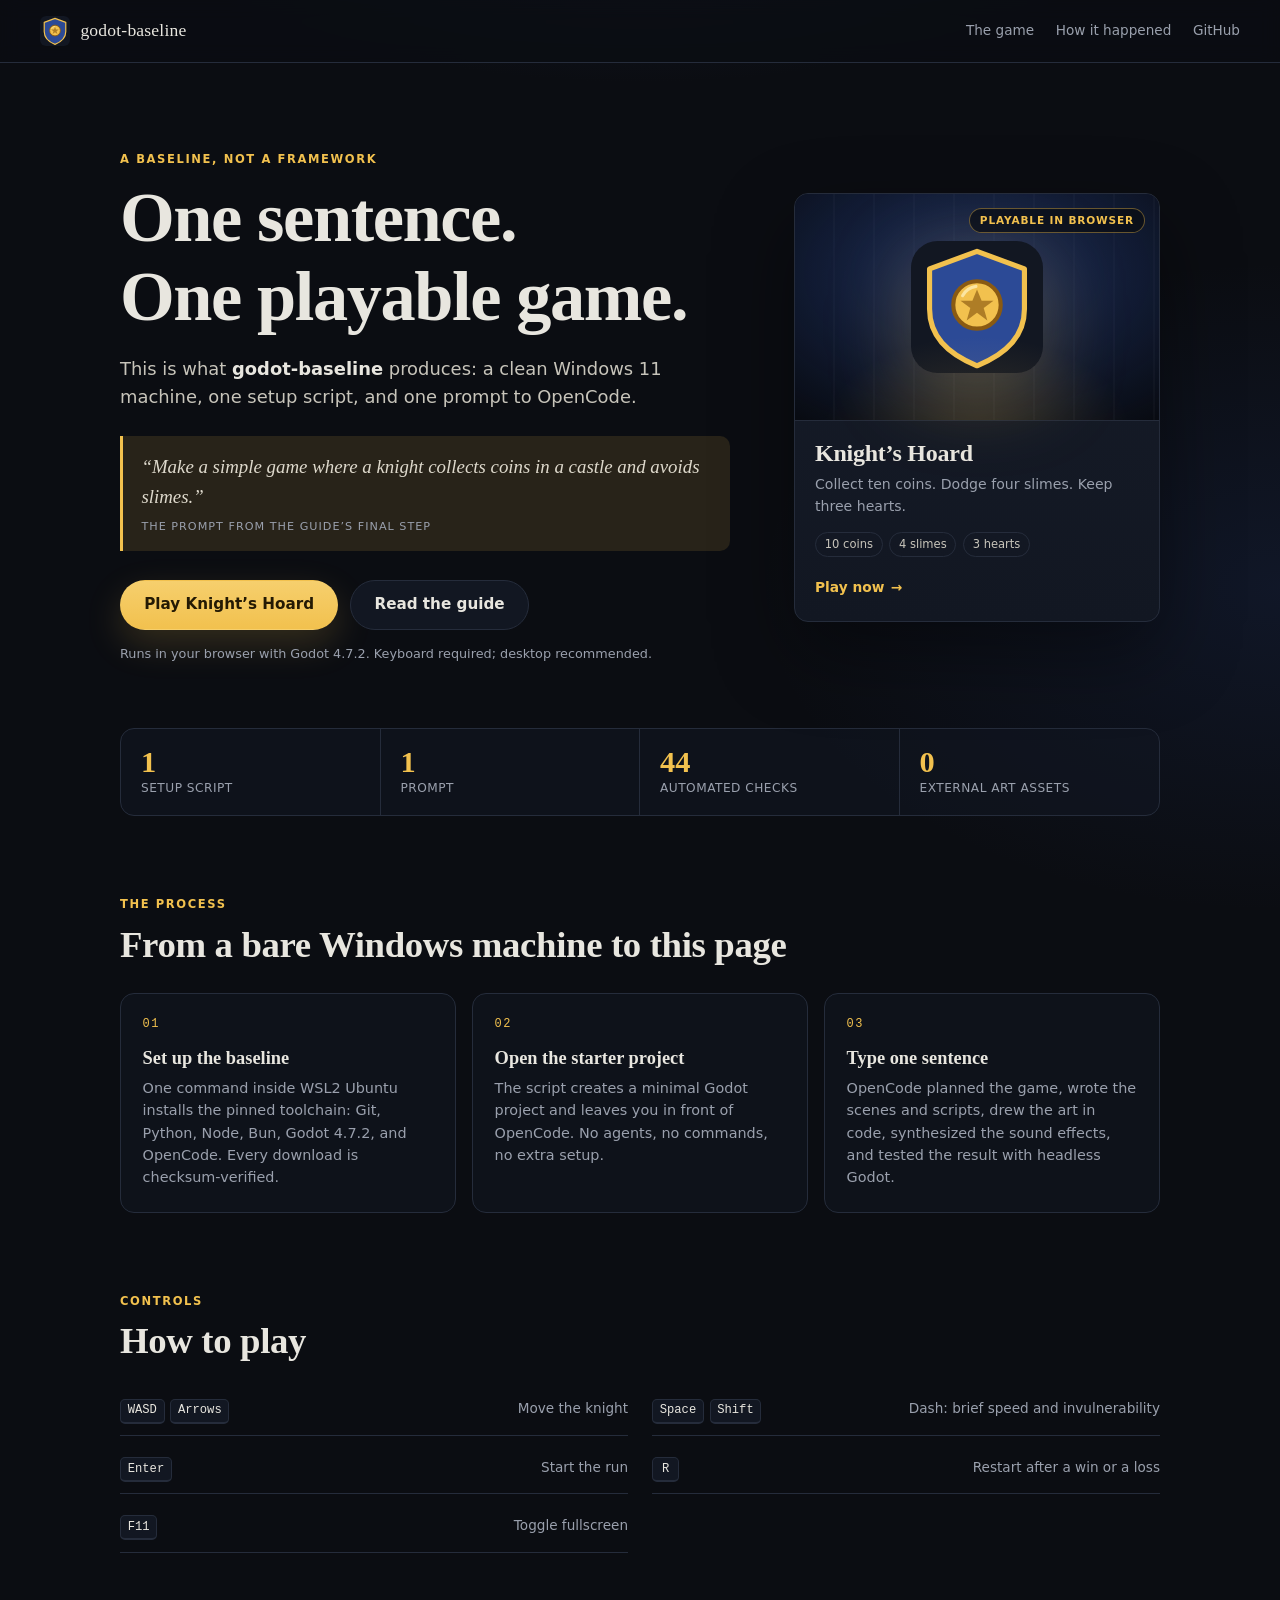
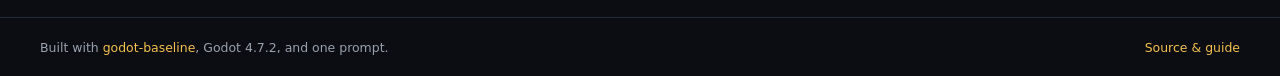
<file: index.html>
<!DOCTYPE html>
<html lang="en">
<head>
  <meta charset="utf-8">
  <meta name="viewport" content="width=device-width, initial-scale=1">
  <meta name="theme-color" content="#0b0d12">
  <title>Knight's Hoard — built with godot-baseline</title>
  <meta name="description" content="A playable Godot game built from one sentence with the godot-baseline setup kit.">
  <meta property="og:title" content="One sentence. One playable game.">
  <meta property="og:description" content="Knight's Hoard, built from the godot-baseline guide's one-sentence prompt and exported to the browser.">
  <meta property="og:type" content="website">
  <link rel="icon" href="icon.svg" type="image/svg+xml">
  <link rel="stylesheet" href="style.css">
</head>
<body>
  <header class="bar">
    <a class="brand" href="./">
      <img src="icon.svg" alt="">
      <span>godot-baseline</span>
    </a>
    <nav>
      <a href="#game">The game</a>
      <a href="#how">How it happened</a>
      <a href="https://github.com/steve-hewitt/godot-baseline">GitHub</a>
    </nav>
  </header>

  <main>
    <section class="hero">
      <div class="hero-copy">
        <p class="eyebrow">A baseline, not a framework</p>
        <h1>One sentence.<br>One playable game.</h1>
        <p class="intro">
          This is what <strong>godot-baseline</strong> produces: a clean Windows 11
          machine, one setup script, and one prompt to OpenCode.
        </p>

        <blockquote class="prompt">
          &ldquo;Make a simple game where a knight collects coins in a castle and avoids slimes.&rdquo;
          <span>The prompt from the guide&rsquo;s final step</span>
        </blockquote>

        <div class="actions">
          <a class="button primary" href="play/">Play Knight&rsquo;s Hoard</a>
          <a class="button ghost" href="https://github.com/steve-hewitt/godot-baseline/blob/main/GUIDE.md">Read the guide</a>
        </div>
        <p class="note">Runs in your browser with Godot 4.7.2. Keyboard required; desktop recommended.</p>
      </div>

      <aside class="hero-card" id="game">
        <div class="card-art">
          <img src="icon.svg" alt="Knight's Hoard shield icon">
          <span class="card-badge">Playable in browser</span>
        </div>
        <div class="card-body">
          <h2>Knight&rsquo;s Hoard</h2>
          <p>Collect ten coins. Dodge four slimes. Keep three hearts.</p>
          <ul class="chips">
            <li>10 coins</li>
            <li>4 slimes</li>
            <li>3 hearts</li>
          </ul>
          <a class="card-link" href="play/">Play now <span aria-hidden="true">&rarr;</span></a>
        </div>
      </aside>
    </section>

    <section class="stats" aria-label="Project facts">
      <div><strong>1</strong><span>setup script</span></div>
      <div><strong>1</strong><span>prompt</span></div>
      <div><strong>44</strong><span>automated checks</span></div>
      <div><strong>0</strong><span>external art assets</span></div>
    </section>

    <section class="how" id="how">
      <div class="section-head">
        <p class="eyebrow">The process</p>
        <h2>From a bare Windows machine to this page</h2>
      </div>

      <div class="steps">
        <article class="step">
          <span class="step-number">01</span>
          <h3>Set up the baseline</h3>
          <p>
            One command inside WSL2 Ubuntu installs the pinned toolchain: Git,
            Python, Node, Bun, Godot 4.7.2, and OpenCode. Every download is
            checksum-verified.
          </p>
        </article>
        <article class="step">
          <span class="step-number">02</span>
          <h3>Open the starter project</h3>
          <p>
            The script creates a minimal Godot project and leaves you in front of
            OpenCode. No agents, no commands, no extra setup.
          </p>
        </article>
        <article class="step">
          <span class="step-number">03</span>
          <h3>Type one sentence</h3>
          <p>
            OpenCode planned the game, wrote the scenes and scripts, drew the art
            in code, synthesized the sound effects, and tested the result with
            headless Godot.
          </p>
        </article>
      </div>
    </section>

    <section class="controls" id="controls">
      <div class="section-head">
        <p class="eyebrow">Controls</p>
        <h2>How to play</h2>
      </div>
      <dl>
        <div><dt><span class="key">WASD</span><span class="key">Arrows</span></dt><dd>Move the knight</dd></div>
        <div><dt><span class="key">Space</span><span class="key">Shift</span></dt><dd>Dash: brief speed and invulnerability</dd></div>
        <div><dt><span class="key">Enter</span></dt><dd>Start the run</dd></div>
        <div><dt><span class="key">R</span></dt><dd>Restart after a win or a loss</dd></div>
        <div><dt><span class="key">F11</span></dt><dd>Toggle fullscreen</dd></div>
      </dl>
    </section>
  </main>

  <footer>
    <span>Built with <a href="https://github.com/steve-hewitt/godot-baseline">godot-baseline</a>, Godot 4.7.2, and one prompt.</span>
    <span><a href="https://github.com/steve-hewitt/godot-baseline">Source &amp; guide</a></span>
  </footer>
</body>
</html>
</file>
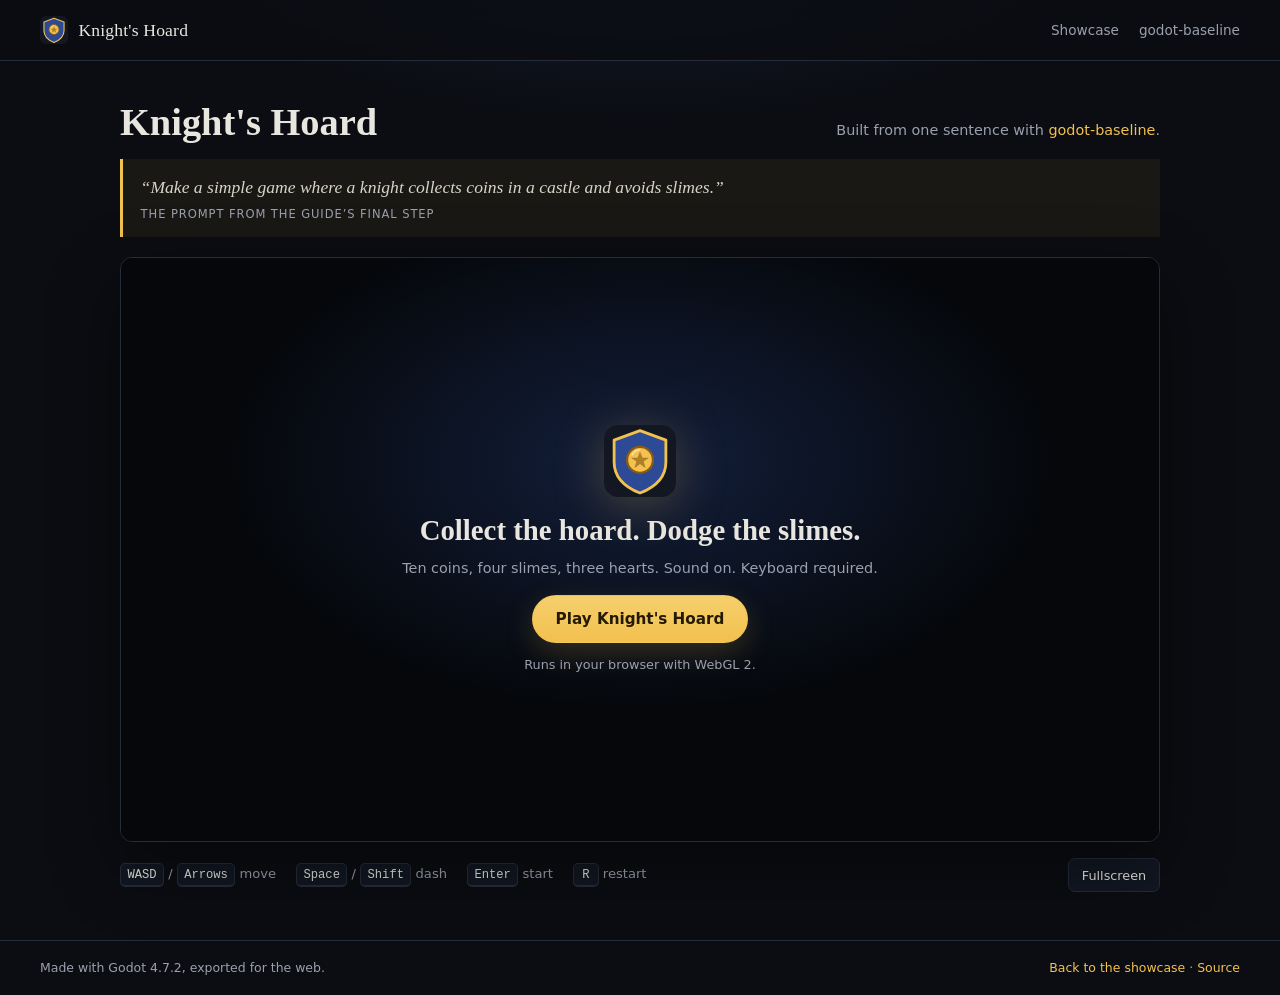
<file: play/index.html>
<!DOCTYPE html>
<html lang="en">
<head>
  <meta charset="utf-8">
  <meta name="viewport" content="width=device-width, initial-scale=1">
  <meta name="theme-color" content="#0b0d12">
  <meta name="description" content="Knight's Hoard — a one-prompt Godot game built with the godot-baseline kit.">
  <title>Knight's Hoard — built with godot-baseline</title>
  <link rel="icon" href="../icon.svg" type="image/svg+xml">
  <style>
    :root {
      --ink: #e8e6df;
      --muted: #9aa0ad;
      --bg: #0b0d12;
      --panel: #121722;
      --line: #252c3b;
      --gold: #f2c14e;
      --blue: #2c4a96;
      --red: #d0604f;
    }
    * { box-sizing: border-box; }
    html, body { margin: 0; }
    body {
      background:
        radial-gradient(900px 500px at 50% -20%, #1b2540 0%, transparent 65%),
        var(--bg);
      color: var(--ink);
      font-family: ui-sans-serif, system-ui, -apple-system, "Segoe UI", sans-serif;
      line-height: 1.5;
      min-height: 100vh;
      display: flex;
      flex-direction: column;
    }
    a { color: var(--gold); text-decoration: none; }
    a:hover { text-decoration: underline; }
    .bar {
      display: flex;
      align-items: center;
      justify-content: space-between;
      gap: 1rem;
      padding: 1rem clamp(1rem, 4vw, 2.5rem);
      border-bottom: 1px solid var(--line);
      background: rgba(11, 13, 18, 0.75);
      backdrop-filter: blur(8px);
      position: sticky;
      top: 0;
      z-index: 10;
    }
    .brand {
      display: flex;
      align-items: center;
      gap: 0.65rem;
      font-family: ui-serif, Georgia, "Times New Roman", serif;
      font-size: 1.1rem;
      letter-spacing: 0.01em;
    }
    .brand img { width: 28px; height: 28px; display: block; }
    .bar nav {
      display: flex;
      gap: 1.25rem;
      font-size: 0.85rem;
      color: var(--muted);
    }
    .bar nav a { color: var(--muted); }
    .bar nav a:hover { color: var(--ink); }
    main {
      width: min(1120px, 100%);
      margin: 0 auto;
      padding: clamp(1.25rem, 4vw, 2.5rem) clamp(1rem, 4vw, 2.5rem) 3rem;
      flex: 1;
    }
    .lede {
      display: flex;
      flex-wrap: wrap;
      align-items: baseline;
      justify-content: space-between;
      gap: 0.5rem 1.5rem;
      margin-bottom: 1rem;
    }
    .lede h1 {
      margin: 0;
      font-family: ui-serif, Georgia, "Times New Roman", serif;
      font-size: clamp(1.7rem, 4vw, 2.4rem);
      line-height: 1.1;
      font-weight: 600;
    }
    .lede p {
      margin: 0;
      color: var(--muted);
      font-size: 0.9rem;
    }
    .prompt {
      margin: 0 0 1.25rem;
      padding: 0.9rem 1.1rem;
      border-left: 3px solid var(--gold);
      background: rgba(242, 193, 78, 0.06);
      color: #d8d3c6;
      font-family: ui-serif, Georgia, "Times New Roman", serif;
      font-size: clamp(0.95rem, 2vw, 1.1rem);
      font-style: italic;
    }
    .prompt span {
      display: block;
      margin-top: 0.35rem;
      color: var(--muted);
      font-family: ui-sans-serif, system-ui, sans-serif;
      font-size: 0.72rem;
      font-style: normal;
      letter-spacing: 0.08em;
      text-transform: uppercase;
    }
    .frame {
      position: relative;
      width: 100%;
      aspect-ratio: 16 / 9;
      background: #05070b;
      border: 1px solid var(--line);
      border-radius: 12px;
      overflow: hidden;
      box-shadow: 0 24px 70px rgba(0, 0, 0, 0.45);
    }
    #game {
      display: block;
      width: 100%;
      height: 100%;
      outline: none;
    }
    .frame:fullscreen {
      display: grid;
      place-items: center;
      aspect-ratio: auto;
      border: 0;
      border-radius: 0;
      background: #05070b;
    }
    .frame:fullscreen #game {
      width: min(100vw, 177.78vh);
      height: min(56.25vw, 100vh);
    }
    #game:fullscreen {
      position: absolute;
      inset: 0;
      margin: auto;
      width: min(100vw, 177.78vh);
      height: min(56.25vw, 100vh);
      background: #05070b;
    }
    .overlay {
      position: absolute;
      inset: 0;
      display: grid;
      place-items: center;
      gap: 0.5rem;
      padding: 1.5rem;
      text-align: center;
      background:
        radial-gradient(600px 360px at 50% 35%, rgba(44, 74, 150, 0.35), transparent 70%),
        rgba(5, 7, 11, 0.88);
      transition: opacity 180ms ease;
    }
    .overlay.gone { opacity: 0; pointer-events: none; }
    .overlay-inner { max-width: 34rem; }
    .overlay img {
      width: 72px;
      height: 72px;
      margin: 0 auto 0.75rem;
      display: block;
      filter: drop-shadow(0 8px 24px rgba(242, 193, 78, 0.25));
    }
    .overlay h2 {
      margin: 0 0 0.35rem;
      font-family: ui-serif, Georgia, "Times New Roman", serif;
      font-size: clamp(1.3rem, 3vw, 1.8rem);
      font-weight: 600;
    }
    .overlay p {
      margin: 0 0 1rem;
      color: var(--muted);
      font-size: 0.9rem;
    }
    .button {
      display: inline-flex;
      align-items: center;
      justify-content: center;
      gap: 0.5rem;
      min-height: 44px;
      padding: 0.7rem 1.4rem;
      border: 1px solid rgba(242, 193, 78, 0.5);
      border-radius: 999px;
      background: linear-gradient(180deg, #f6cf6d, var(--gold));
      color: #241a04;
      font: inherit;
      font-weight: 700;
      font-size: 0.95rem;
      cursor: pointer;
      box-shadow: 0 10px 30px rgba(242, 193, 78, 0.18);
    }
    .button:hover { filter: brightness(1.05); }
    .button:focus-visible { outline: 3px solid #fff3c4; outline-offset: 3px; }
    .status {
      min-height: 1.25rem;
      margin-top: 0.75rem;
      color: var(--muted);
      font-size: 0.8rem;
      font-variant-numeric: tabular-nums;
    }
    .status.error { color: #f09a8c; }
    .controls {
      display: flex;
      flex-wrap: wrap;
      align-items: center;
      gap: 0.5rem 1.25rem;
      margin-top: 1rem;
      color: var(--muted);
      font-size: 0.82rem;
    }
    .controls .key {
      display: inline-block;
      min-width: 1.6rem;
      padding: 0.1rem 0.4rem;
      border: 1px solid var(--line);
      border-bottom-width: 2px;
      border-radius: 5px;
      background: var(--panel);
      color: var(--ink);
      text-align: center;
      font-family: ui-monospace, SFMono-Regular, Menlo, Consolas, monospace;
      font-size: 0.76rem;
    }
    .controls .spacer { flex: 1; }
    .controls button {
      min-height: 34px;
      padding: 0.3rem 0.8rem;
      border: 1px solid var(--line);
      border-radius: 7px;
      background: var(--panel);
      color: var(--ink);
      font: inherit;
      font-size: 0.8rem;
      cursor: pointer;
    }
    .controls button:hover { border-color: #3a465f; }
    footer {
      border-top: 1px solid var(--line);
      padding: 1.1rem clamp(1rem, 4vw, 2.5rem);
      color: var(--muted);
      font-size: 0.78rem;
      display: flex;
      flex-wrap: wrap;
      gap: 0.4rem 1.25rem;
      justify-content: space-between;
    }
    @media (max-width: 640px) {
      .bar nav { gap: 0.8rem; }
      .bar nav a.hide-small { display: none; }
      .controls { font-size: 0.78rem; }
      .frame { border-radius: 8px; }
    }
  </style>
</head>
<body>
  <header class="bar">
    <div class="brand">
      <img src="../icon.svg" alt="">
      <span>Knight's Hoard</span>
    </div>
    <nav>
      <a href="../">Showcase</a>
      <a class="hide-small" href="https://github.com/steve-hewitt/godot-baseline">godot-baseline</a>
    </nav>
  </header>

  <main>
    <div class="lede">
      <h1>Knight's Hoard</h1>
      <p>Built from one sentence with <a href="https://github.com/steve-hewitt/godot-baseline">godot-baseline</a>.</p>
    </div>

    <blockquote class="prompt">
      &ldquo;Make a simple game where a knight collects coins in a castle and avoids slimes.&rdquo;
      <span>The prompt from the guide&rsquo;s final step</span>
    </blockquote>

    <div class="frame" id="frame">
      <canvas id="game" width="1280" height="720" tabindex="0" aria-label="Knight's Hoard game canvas"></canvas>
      <div class="overlay" id="overlay">
        <div class="overlay-inner">
          <img src="../icon.svg" alt="">
          <h2>Collect the hoard. Dodge the slimes.</h2>
          <p>Ten coins, four slimes, three hearts. Sound on. Keyboard required.</p>
          <button class="button" id="play" type="button">Play Knight's Hoard</button>
          <div class="status" id="status">Runs in your browser with WebGL 2.</div>
        </div>
      </div>
    </div>

    <div class="controls">
      <span><span class="key">WASD</span> / <span class="key">Arrows</span> move</span>
      <span><span class="key">Space</span> / <span class="key">Shift</span> dash</span>
      <span><span class="key">Enter</span> start</span>
      <span><span class="key">R</span> restart</span>
      <span class="spacer"></span>
      <button type="button" id="fullscreen">Fullscreen</button>
    </div>
  </main>

  <footer>
    <span>Made with Godot 4.7.2, exported for the web.</span>
    <span><a href="../">Back to the showcase</a> &middot; <a href="https://github.com/steve-hewitt/godot-baseline">Source</a></span>
  </footer>

  <noscript>
    <p style="padding: 1rem; color: #f09a8c;">This game needs JavaScript and WebGL 2.</p>
  </noscript>

  <script src="index.js"></script>
  <script>
    (function () {
      var canvas = document.getElementById("game");
      var frame = document.getElementById("frame");
      var overlay = document.getElementById("overlay");
      var play = document.getElementById("play");
      var status = document.getElementById("status");
      var fullscreen = document.getElementById("fullscreen");
      var started = false;

      function fail(message) {
        status.textContent = message;
        status.classList.add("error");
      }

      function start() {
        if (started) return;
        started = true;
        overlay.classList.add("gone");
        status.textContent = "Loading\u2026";

        if (typeof Engine === "undefined") {
          fail("The game engine did not load. Reload the page and try again.");
          return;
        }
        if (!Engine.isWebGLAvailable()) {
          fail("This browser does not support WebGL 2. Try a current desktop browser.");
          return;
        }

        var engine = new Engine({"args":[],"canvasResizePolicy":0,"emscriptenPoolSize":8,"ensureCrossOriginIsolationHeaders":false,"executable":"index","experimentalVK":false,"fileSizes":{"index.pck":158860,"index.wasm":39514754},"focusCanvas":true,"gdextensionLibs":[],"godotPoolSize":4});
        engine.startGame({
          canvas: canvas,
          onProgress: function (current, total) {
            if (total > 0) {
              status.textContent = "Loading\u2026 " + Math.round((current / total) * 100) + "%";
            } else {
              status.textContent = "Loading\u2026 " + (current / 1048576).toFixed(1) + " MB";
            }
          },
          onPrint: function (text) { console.log(text); },
          onPrintError: function (text) { console.error(text); }
        }).then(function () {
          status.textContent = "";
          canvas.focus();
        }).catch(function (error) {
          console.error(error);
          fail("The game could not start. Try a current desktop browser with WebGL 2.");
        });
      }

      play.addEventListener("click", start);
      fullscreen.addEventListener("click", function () {
        if (document.fullscreenElement) {
          document.exitFullscreen();
        } else if (frame.requestFullscreen) {
          frame.requestFullscreen();
        }
      });
    }());
  </script>
</body>
</html>
</file>
<file: style.css>
:root {
  --ink: #e8e6df;
  --muted: #9aa0ad;
  --bg: #0b0d12;
  --panel: #121722;
  --panel-2: #161c29;
  --line: #252c3b;
  --gold: #f2c14e;
  --gold-soft: rgba(242, 193, 78, 0.12);
  --blue: #2c4a96;
  --red: #d0604f;
  --radius: 14px;
}

* { box-sizing: border-box; }

html { scroll-behavior: smooth; }

body {
  margin: 0;
  background:
    radial-gradient(1100px 620px at 50% -18%, #1c2745 0%, transparent 62%),
    radial-gradient(800px 500px at 100% 35%, rgba(44, 74, 150, 0.16), transparent 65%),
    var(--bg);
  color: var(--ink);
  font-family: ui-sans-serif, system-ui, -apple-system, "Segoe UI", sans-serif;
  line-height: 1.55;
  -webkit-font-smoothing: antialiased;
}

a { color: var(--gold); text-decoration: none; }
a:hover { text-decoration: underline; }

img { max-width: 100%; }

.bar {
  display: flex;
  align-items: center;
  justify-content: space-between;
  gap: 1rem;
  padding: 1rem clamp(1rem, 4vw, 2.5rem);
  border-bottom: 1px solid var(--line);
  background: rgba(11, 13, 18, 0.78);
  backdrop-filter: blur(10px);
  position: sticky;
  top: 0;
  z-index: 20;
}

.brand {
  display: flex;
  align-items: center;
  gap: 0.65rem;
  color: var(--ink);
  font-family: ui-serif, Georgia, "Times New Roman", serif;
  font-size: 1.1rem;
  letter-spacing: 0.01em;
}
.brand:hover { text-decoration: none; color: #fff; }
.brand img { width: 30px; height: 30px; display: block; }

.bar nav {
  display: flex;
  gap: 1.35rem;
  font-size: 0.85rem;
}
.bar nav a { color: var(--muted); }
.bar nav a:hover { color: var(--ink); text-decoration: none; }

main {
  width: min(1120px, 100%);
  margin: 0 auto;
  padding: clamp(1.5rem, 5vw, 3.5rem) clamp(1rem, 4vw, 2.5rem) 4rem;
}

.eyebrow {
  margin: 0 0 0.6rem;
  color: var(--gold);
  font-size: 0.72rem;
  font-weight: 700;
  letter-spacing: 0.14em;
  text-transform: uppercase;
}

h1, h2, h3 {
  font-family: ui-serif, Georgia, "Times New Roman", serif;
  font-weight: 600;
  line-height: 1.12;
  margin: 0;
}

h1 {
  font-size: clamp(2.4rem, 6.2vw, 4.4rem);
  letter-spacing: -0.02em;
}

h2 {
  font-size: clamp(1.6rem, 3.4vw, 2.3rem);
  letter-spacing: -0.01em;
}

h3 {
  font-size: 1.15rem;
}

.hero {
  display: grid;
  grid-template-columns: minmax(0, 1.25fr) minmax(280px, 0.75fr);
  gap: clamp(2rem, 5vw, 4rem);
  align-items: center;
  padding: clamp(1rem, 3vw, 2rem) 0 clamp(2.5rem, 6vw, 4rem);
}

.intro {
  margin: 1.2rem 0 0;
  max-width: 34rem;
  color: #c7c4ba;
  font-size: clamp(1rem, 1.6vw, 1.12rem);
}
.intro strong { color: var(--ink); }

.prompt {
  margin: 1.6rem 0 0;
  padding: 1rem 1.15rem;
  border-left: 3px solid var(--gold);
  background: var(--gold-soft);
  border-radius: 0 10px 10px 0;
  color: #ded9cc;
  font-family: ui-serif, Georgia, "Times New Roman", serif;
  font-size: clamp(1rem, 1.8vw, 1.18rem);
  font-style: italic;
}
.prompt span {
  display: block;
  margin-top: 0.45rem;
  color: var(--muted);
  font-family: ui-sans-serif, system-ui, sans-serif;
  font-size: 0.7rem;
  font-style: normal;
  letter-spacing: 0.09em;
  text-transform: uppercase;
}

.actions {
  display: flex;
  flex-wrap: wrap;
  gap: 0.75rem;
  margin-top: 1.8rem;
}

.button {
  display: inline-flex;
  align-items: center;
  justify-content: center;
  min-height: 46px;
  padding: 0.75rem 1.45rem;
  border-radius: 999px;
  font-weight: 700;
  font-size: 0.95rem;
  border: 1px solid transparent;
  transition: filter 120ms ease, border-color 120ms ease, background 120ms ease;
}
.button:hover { text-decoration: none; filter: brightness(1.06); }
.button:focus-visible { outline: 3px solid #fff3c4; outline-offset: 3px; }

.button.primary {
  background: linear-gradient(180deg, #f6cf6d, var(--gold));
  color: #241a04;
  box-shadow: 0 14px 36px rgba(242, 193, 78, 0.18);
}
.button.ghost {
  border-color: var(--line);
  background: var(--panel);
  color: var(--ink);
}
.button.ghost:hover { border-color: #3a465f; }

.note {
  margin: 0.9rem 0 0;
  color: var(--muted);
  font-size: 0.8rem;
}

.hero-card {
  border: 1px solid var(--line);
  border-radius: var(--radius);
  background: linear-gradient(180deg, var(--panel-2), var(--panel));
  overflow: hidden;
  box-shadow: 0 30px 80px rgba(0, 0, 0, 0.42);
}

.card-art {
  position: relative;
  display: grid;
  place-items: center;
  aspect-ratio: 16 / 10;
  background:
    radial-gradient(420px 260px at 50% 35%, rgba(44, 74, 150, 0.55), transparent 70%),
    repeating-linear-gradient(90deg, transparent 0 38px, rgba(255, 255, 255, 0.025) 38px 40px),
    #080b12;
  border-bottom: 1px solid var(--line);
}
.card-art::after {
  content: "";
  position: absolute;
  inset: 0;
  background: radial-gradient(60% 60% at 50% 105%, rgba(242, 193, 78, 0.16), transparent 70%);
  pointer-events: none;
}
.card-art img {
  width: clamp(90px, 14vw, 132px);
  filter: drop-shadow(0 18px 40px rgba(242, 193, 78, 0.28));
}

.card-badge {
  position: absolute;
  top: 0.9rem;
  right: 0.9rem;
  padding: 0.2rem 0.6rem;
  border: 1px solid rgba(242, 193, 78, 0.4);
  border-radius: 999px;
  background: rgba(11, 13, 18, 0.72);
  color: var(--gold);
  font-size: 0.66rem;
  font-weight: 700;
  letter-spacing: 0.08em;
  text-transform: uppercase;
}

.card-body {
  padding: 1.15rem 1.25rem 1.35rem;
}
.card-body h2 { font-size: 1.5rem; }
.card-body p {
  margin: 0.45rem 0 0.9rem;
  color: var(--muted);
  font-size: 0.88rem;
}

.chips {
  display: flex;
  flex-wrap: wrap;
  gap: 0.4rem;
  margin: 0 0 1.1rem;
  padding: 0;
  list-style: none;
}
.chips li {
  padding: 0.18rem 0.55rem;
  border: 1px solid var(--line);
  border-radius: 999px;
  color: #c7c4ba;
  font-size: 0.72rem;
}

.card-link {
  display: inline-flex;
  align-items: center;
  gap: 0.4rem;
  font-size: 0.86rem;
  font-weight: 700;
}

.stats {
  display: grid;
  grid-template-columns: repeat(4, 1fr);
  border: 1px solid var(--line);
  border-radius: var(--radius);
  background: rgba(18, 23, 34, 0.6);
  overflow: hidden;
}
.stats div {
  display: flex;
  flex-direction: column;
  gap: 0.1rem;
  padding: 1.1rem 1.25rem;
  border-right: 1px solid var(--line);
}
.stats div:last-child { border-right: 0; }
.stats strong {
  color: var(--gold);
  font-family: ui-serif, Georgia, "Times New Roman", serif;
  font-size: 1.9rem;
  line-height: 1;
}
.stats span {
  color: var(--muted);
  font-size: 0.76rem;
  letter-spacing: 0.04em;
  text-transform: uppercase;
}

.how, .controls {
  padding-top: clamp(3rem, 7vw, 5rem);
}
.section-head { max-width: 42rem; }

.steps {
  display: grid;
  grid-template-columns: repeat(3, 1fr);
  gap: 1rem;
  margin-top: 1.75rem;
}
.step {
  padding: 1.3rem 1.35rem 1.45rem;
  border: 1px solid var(--line);
  border-radius: var(--radius);
  background: rgba(18, 23, 34, 0.55);
}
.step-number {
  display: block;
  margin-bottom: 0.9rem;
  color: var(--gold);
  font-family: ui-monospace, SFMono-Regular, Menlo, Consolas, monospace;
  font-size: 0.75rem;
  letter-spacing: 0.12em;
}
.step p {
  margin: 0.55rem 0 0;
  color: var(--muted);
  font-size: 0.9rem;
}

.controls dl {
  display: grid;
  grid-template-columns: repeat(2, minmax(0, 1fr));
  gap: 0.6rem 1.5rem;
  margin: 1.6rem 0 0;
}
.controls dl > div {
  display: flex;
  align-items: baseline;
  justify-content: space-between;
  gap: 1rem;
  padding: 0.7rem 0;
  border-bottom: 1px solid var(--line);
}
.controls dt { display: flex; gap: 0.35rem; flex-wrap: wrap; }
.controls dd {
  margin: 0;
  color: var(--muted);
  font-size: 0.85rem;
  text-align: right;
}

.key {
  display: inline-block;
  min-width: 1.7rem;
  padding: 0.1rem 0.42rem;
  border: 1px solid var(--line);
  border-bottom-width: 2px;
  border-radius: 5px;
  background: var(--panel);
  color: var(--ink);
  text-align: center;
  font-family: ui-monospace, SFMono-Regular, Menlo, Consolas, monospace;
  font-size: 0.76rem;
}

footer {
  display: flex;
  flex-wrap: wrap;
  justify-content: space-between;
  gap: 0.5rem 1.5rem;
  padding: 1.25rem clamp(1rem, 4vw, 2.5rem);
  border-top: 1px solid var(--line);
  color: var(--muted);
  font-size: 0.78rem;
}

@media (max-width: 860px) {
  .hero { grid-template-columns: 1fr; }
  .hero-card { max-width: 520px; }
  .steps { grid-template-columns: 1fr; }
  .stats { grid-template-columns: repeat(2, 1fr); }
  .stats div:nth-child(2) { border-right: 0; }
  .stats div:nth-child(-n + 2) { border-bottom: 1px solid var(--line); }
  .controls dl { grid-template-columns: 1fr; }
}

@media (max-width: 560px) {
  .bar nav a:not(:last-child) { display: none; }
  .card-art { aspect-ratio: 16 / 9; }
}
</file>
